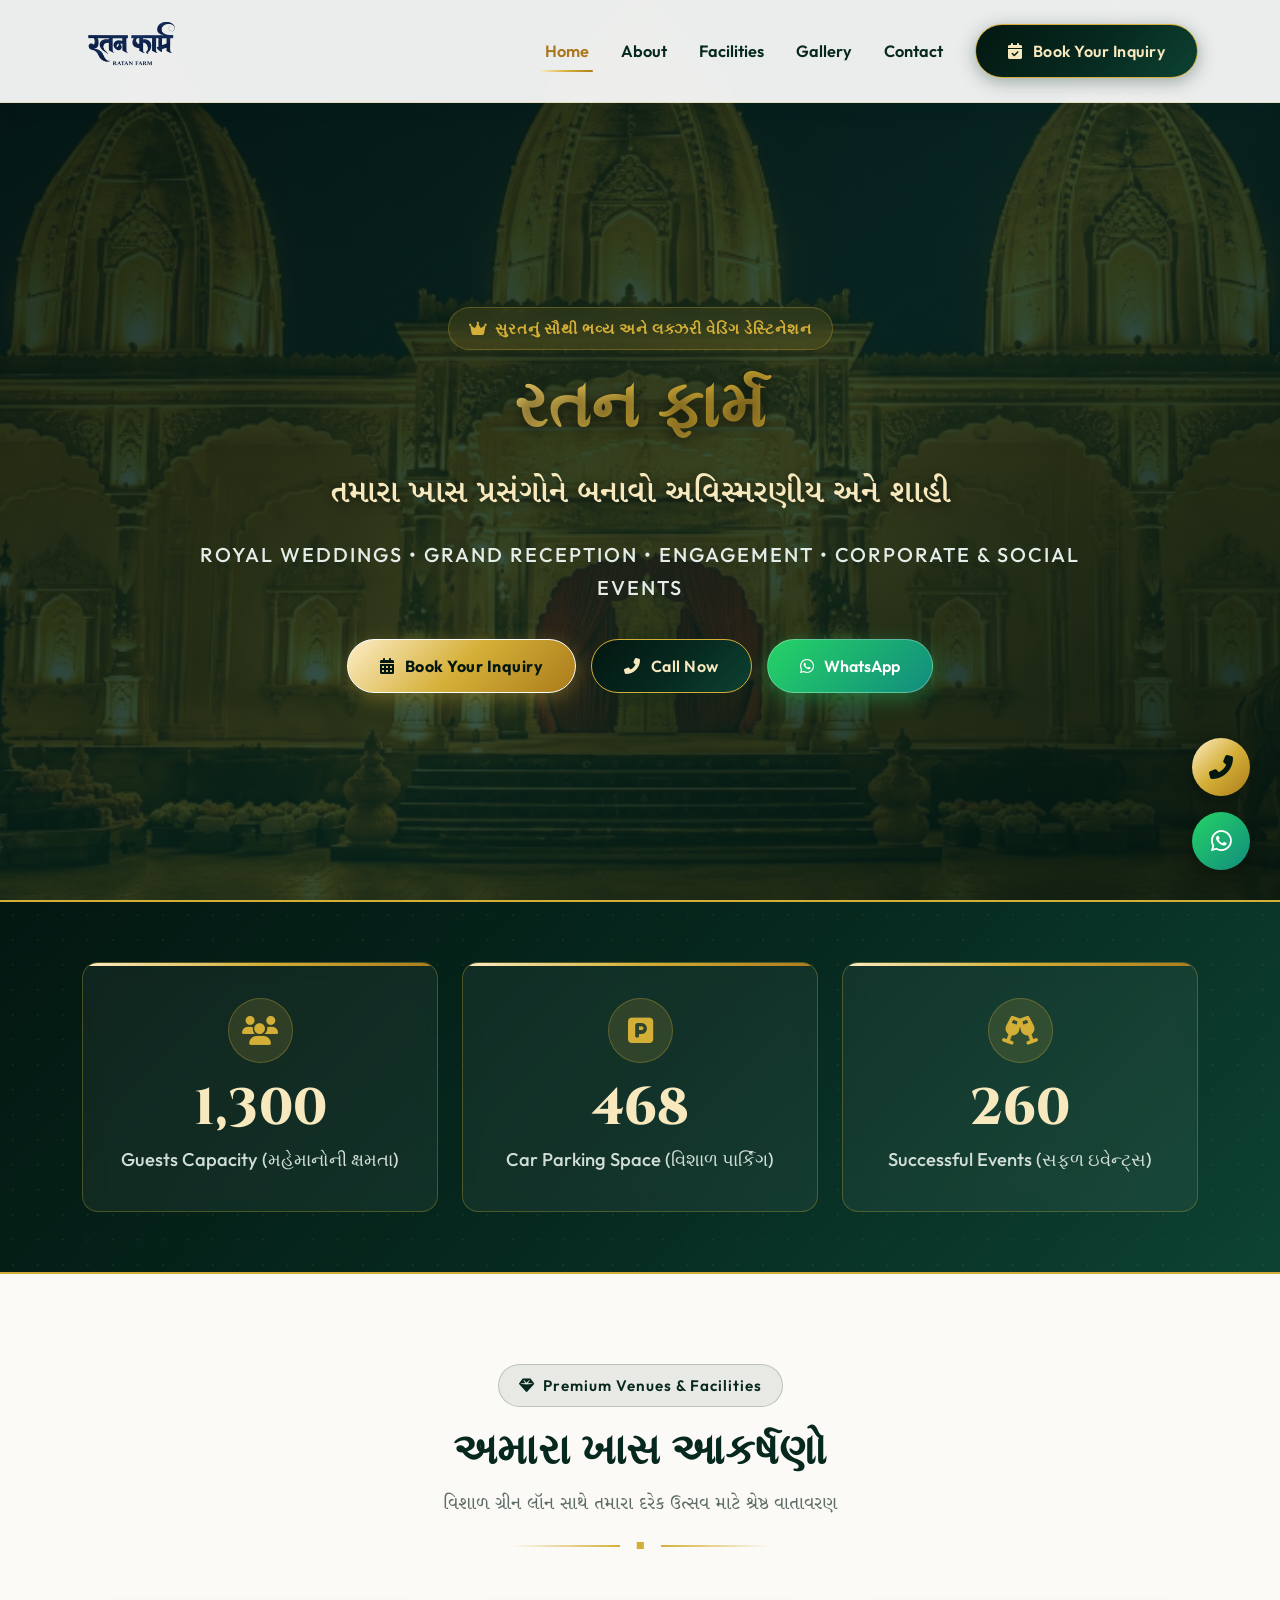
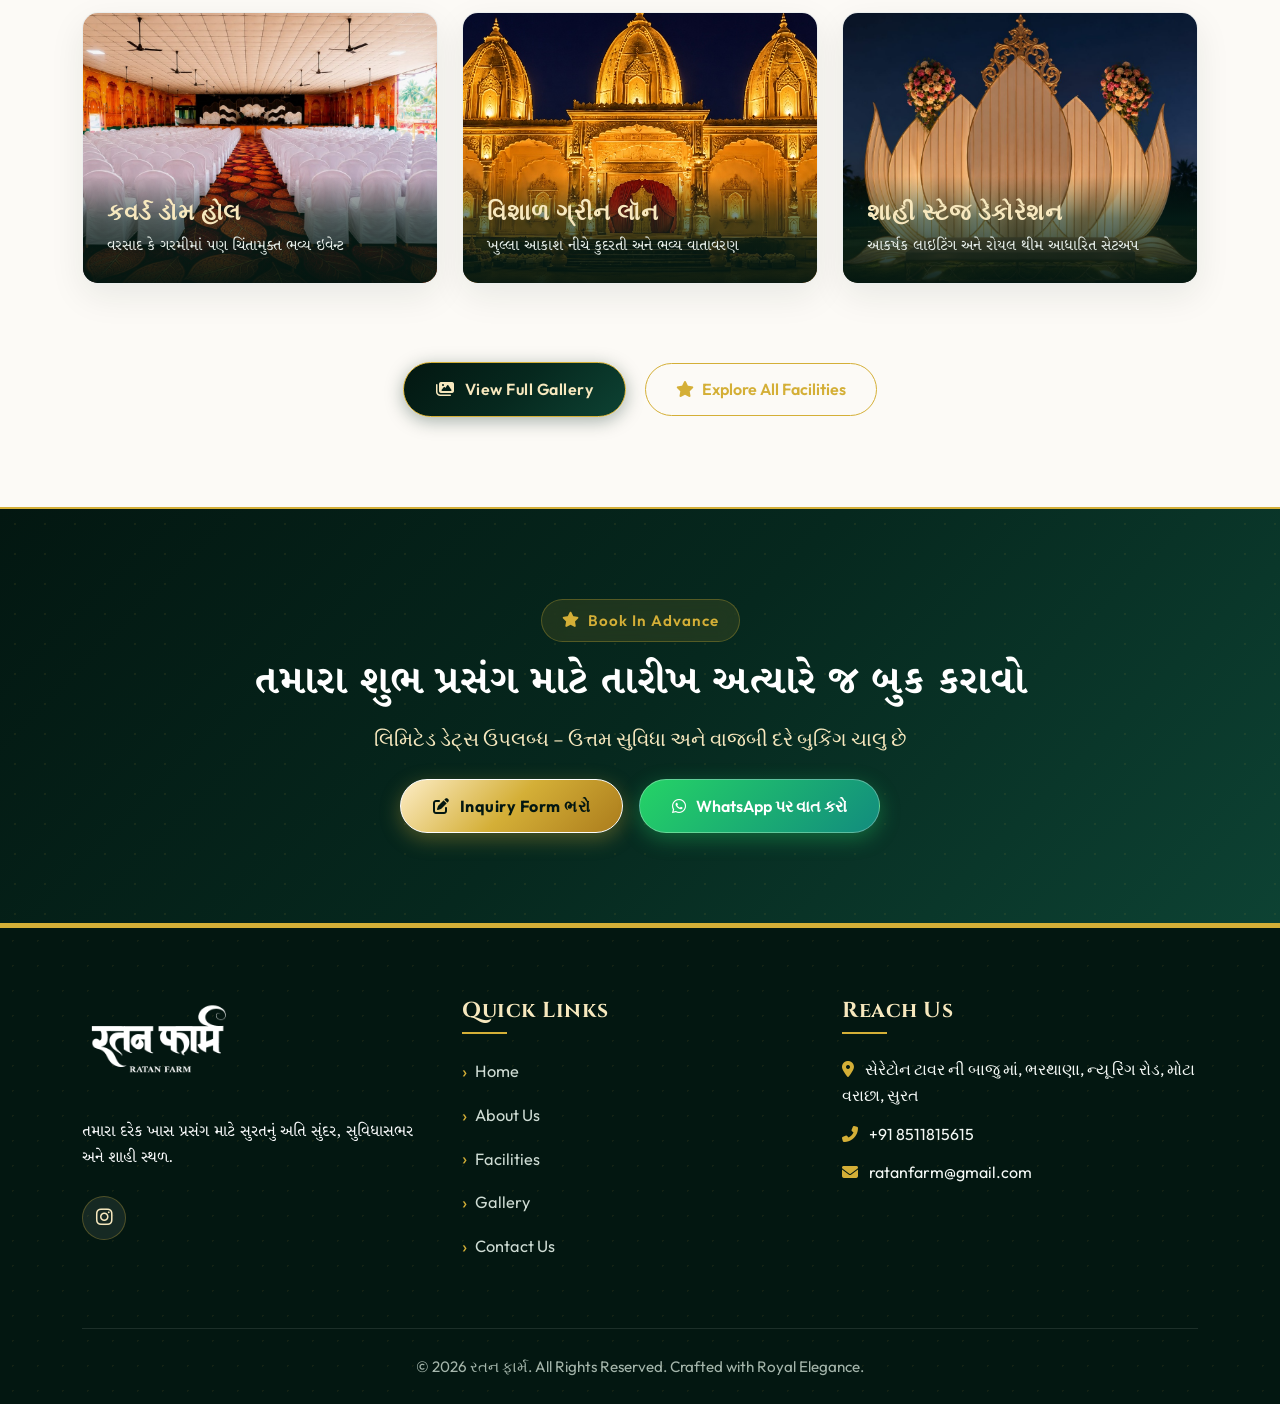
<file: public/index.html>
<!DOCTYPE html>
<html lang="gu">

<head>
    <meta charset="UTF-8">
    <meta name="viewport" content="width=device-width, initial-scale=1.0">
    <title class="config-name">Party Plot</title>
    <meta name="description"
        content="તમારા દરેક ખાસ પ્રસંગ માટે એક સુંદર સ્થળ - Wedding, Reception, Engagement, and Social Events Venue.">
    <meta name="keywords" content="Party Plot, Wedding Venue, Event Venue, Banquet, Marriage Hall">

    <!-- Open Graph Tags -->
    <meta property="og:title" content="Party Plot | Wedding & Event Venue">
    <meta property="og:description" content="Premium venue for your special occasions.">
    <meta property="og:image" content="images/hero.jpg">
    <meta property="og:type" content="website">

    <!-- PWA & Mobile Web App Meta Tags -->
    <link rel="manifest" href="manifest.json">
    <meta name="theme-color" content="#06281e">
    <meta name="apple-mobile-web-app-capable" content="yes">
    <meta name="apple-mobile-web-app-status-bar-style" content="black-translucent">
    <meta name="apple-mobile-web-app-title" content="Ratan Farm">
    <link rel="apple-touch-icon" href="images/apple-touch-icon.png">
    <link rel="icon" type="image/png" href="images/favicon.png">

    <!-- Google Fonts -->
    <link rel="preconnect" href="https://fonts.googleapis.com">
    <link rel="preconnect" href="https://fonts.gstatic.com" crossorigin>
    <link
        href="https://fonts.googleapis.com/css2?family=Cinzel:wght@600;700;800;900&family=Noto+Sans+Gujarati:wght@400;500;600;700&family=Noto+Serif+Gujarati:wght@500;600;700;800&family=Outfit:wght@300;400;500;600;700&family=Playfair+Display:ital,wght@0,600;0,700;0,800;1,600&display=swap"
        rel="stylesheet">

    <!-- AOS Animation CSS -->
    <link href="https://unpkg.com/aos@2.3.1/dist/aos.css" rel="stylesheet">

    <!-- Bootstrap 5 CSS -->
    <link href="https://cdn.jsdelivr.net/npm/bootstrap@5.3.0/dist/css/bootstrap.min.css" rel="stylesheet">

    <!-- Font Awesome -->
    <link rel="stylesheet" href="https://cdnjs.cloudflare.com/ajax/libs/font-awesome/6.4.0/css/all.min.css">

    <!-- Custom CSS -->
    <link rel="stylesheet" href="style.css">
</head>

<body>

    <!-- Header / Navbar -->
    <nav class="navbar navbar-expand-lg fixed-top">
        <div class="container">
            <a class="navbar-brand" href="index.html">
                <img src="images/logo.png" alt="Ratan Farm Logo" class="site-logo">
            </a>
            <button class="navbar-toggler" type="button" data-bs-toggle="collapse" data-bs-target="#navbarNav"
                aria-controls="navbarNav" aria-expanded="false" aria-label="Toggle navigation">
                <span class="navbar-toggler-icon"></span>
            </button>
            <div class="collapse navbar-collapse" id="navbarNav">
                <ul class="navbar-nav ms-auto align-items-center">
                    <li class="nav-item"><a class="nav-link active" href="index.html">Home</a></li>
                    <li class="nav-item"><a class="nav-link" href="about.html">About</a></li>
                    <li class="nav-item"><a class="nav-link" href="facilities.html">Facilities</a></li>
                    <li class="nav-item"><a class="nav-link" href="gallery.html">Gallery</a></li>
                    <li class="nav-item"><a class="nav-link" href="contact.html">Contact</a></li>
                    <li class="nav-item ms-lg-3 mt-3 mt-lg-0 d-flex align-items-center gap-2 flex-wrap">
                        <a href="contact.html#booking" class="btn-primary-custom">
                            <i class="fas fa-calendar-check"></i> Book Your Inquiry
                        </a>
                        <button class="btn btn-outline-warning rounded-pill px-3 py-2 pwa-install-btn" style="display: none; border-color: var(--gold-color); color: var(--primary-color); font-weight: 600; font-size: 0.9rem;" title="Install Ratan Farm App">
                            <i class="fas fa-download me-1"></i> App
                        </button>
                    </li>
                </ul>
            </div>
        </div>
    </nav>

    <!-- Hero Section -->
    <section id="home" class="hero">
        <div class="hero-overlay"></div>
        <div class="container hero-content" data-aos="zoom-in" data-aos-duration="1200">
            <div class="luxury-badge">
                <i class="fas fa-crown"></i>
                <span>સુરતનું સૌથી ભવ્ય અને લક્ઝરી વેડિંગ ડેસ્ટિનેશન</span>
            </div>
            <h1>
                <span class="gold-title config-name">Party Plot</span>
            </h1>
            <p class="subtitle-guj">તમારા ખાસ પ્રસંગોને બનાવો અવિસ્મરણીય અને શાહી</p>
            <p class="events-list">Royal Weddings • Grand Reception • Engagement • Corporate & Social Events</p>
            <div class="hero-btn-group">
                <a href="contact.html#booking" class="btn-gold">
                    <i class="fas fa-calendar-alt"></i> Book Your Inquiry
                </a>
                <a href="#" class="btn-primary-custom config-phone-href">
                    <i class="fas fa-phone-alt"></i> Call Now
                </a>
                <a href="#" class="btn-whatsapp config-whatsapp-href" target="_blank">
                    <i class="fab fa-whatsapp"></i> WhatsApp
                </a>
            </div>
        </div>
    </section>

    <!-- Why Choose Us / Counters -->
    <section class="counters">
        <div class="container">
            <div class="row g-4" data-aos="fade-up">
                <div class="col-md-4">
                    <div class="counter-card">
                        <div class="counter-icon">
                            <i class="fas fa-users"></i>
                        </div>
                        <div class="counter-number stat-capacity" data-target="0">0</div>
                        <div class="counter-text">Guests Capacity (મહેમાનોની ક્ષમતા)</div>
                    </div>
                </div>
                <div class="col-md-4">
                    <div class="counter-card">
                        <div class="counter-icon">
                            <i class="fas fa-parking"></i>
                        </div>
                        <div class="counter-number stat-parking" data-target="0">0</div>
                        <div class="counter-text">Car Parking Space (વિશાળ પાર્કિંગ)</div>
                    </div>
                </div>
                <div class="col-md-4">
                    <div class="counter-card">
                        <div class="counter-icon">
                            <i class="fas fa-glass-cheers"></i>
                        </div>
                        <div class="counter-number stat-events" data-target="0">0</div>
                        <div class="counter-text">Successful Events (સફળ ઇવેન્ટ્સ)</div>
                    </div>
                </div>
            </div>
        </div>
    </section>

    <!-- Featured Venues / Experience Showcase -->
    <section class="section-padding" style="background-color: var(--bg-color);">
        <div class="container">
            <div class="section-title" data-aos="fade-up">
                <div class="luxury-badge luxury-badge-dark">
                    <i class="fas fa-gem"></i> Premium Venues & Facilities
                </div>
                <h2>અમારા ખાસ આકર્ષણો</h2>
                <p class="gujarati-text">વિશાળ ગ્રીન લૉન સાથે તમારા દરેક ઉત્સવ માટે શ્રેષ્ઠ વાતાવરણ</p>
                <div class="divider">
                    <span class="divider-icon">◆</span>
                </div>
            </div>

            <div class="row g-4">
                <div class="col-lg-4 col-md-6" data-aos="fade-up" data-aos-delay="100">
                    <div class="event-card">
                        <div class="event-img-wrapper">
                            <img src="images/dome-hall-1.jpg" alt="Covered AC Dome Banquet Hall" class="event-img">
                        </div>
                        <div class="event-overlay">
                            <h3>કવર્ડ ડોમ હોલ</h3>
                            <p class="gujarati-text">વરસાદ કે ગરમીમાં પણ ચિંતામુક્ત ભવ્ય ઇવેન્ટ</p>
                        </div>
                    </div>
                </div>
                <div class="col-lg-4 col-md-6" data-aos="fade-up" data-aos-delay="200">
                    <div class="event-card">
                        <div class="event-img-wrapper">
                            <img src="images/hero.jpg" alt="Lush Green Open Lawn" class="event-img">
                        </div>
                        <div class="event-overlay">
                            <h3>વિશાળ ગ્રીન લૉન</h3>
                            <p class="gujarati-text">ખુલ્લા આકાશ નીચે કુદરતી અને ભવ્ય વાતાવરણ</p>
                        </div>
                    </div>
                </div>
                <div class="col-lg-4 col-md-6" data-aos="fade-up" data-aos-delay="300">
                    <div class="event-card">
                        <div class="event-img-wrapper">
                            <img src="images/stage.jpg" alt="Royal Wedding Stage Setup" class="event-img">
                        </div>
                        <div class="event-overlay">
                            <h3>શાહી સ્ટેજ ડેકોરેશન</h3>
                            <p class="gujarati-text">આકર્ષક લાઇટિંગ અને રોયલ થીમ આધારિત સેટઅપ</p>
                        </div>
                    </div>
                </div>
            </div>

            <div class="text-center mt-5" data-aos="fade-up">
                <a href="gallery.html" class="btn-primary-custom me-sm-3 mb-2 mb-sm-0">
                    <i class="fas fa-images"></i> View Full Gallery
                </a>
                <a href="facilities.html" class="btn-outline-gold">
                    <i class="fas fa-star"></i> Explore All Facilities
                </a>
            </div>
        </div>
    </section>

    <!-- Call To Action Booking Strip -->
    <section class="booking-section section-padding">
        <div class="container position-relative z-1 text-center" data-aos="zoom-in">
            <div class="luxury-badge mb-3">
                <i class="fas fa-star"></i> Book In Advance
            </div>
            <h2 class="display-6 fw-bold text-white mb-3 gujarati-text">તમારા શુભ પ્રસંગ માટે તારીખ અત્યારે જ બુક કરાવો</h2>
            <p class="lead text-warning mb-4" style="color: var(--gold-light) !important;">લિમિટેડ ડેટ્સ ઉપલબ્ધ – ઉત્તમ સુવિધા અને વાજબી દરે બુકિંગ ચાલુ છે</p>
            <div class="d-flex justify-content-center gap-3 flex-wrap">
                <a href="contact.html#booking" class="btn-gold">
                    <i class="fas fa-edit"></i> Inquiry Form ભરો
                </a>
                <a href="#" class="btn-whatsapp config-whatsapp-href" target="_blank">
                    <i class="fab fa-whatsapp"></i> WhatsApp પર વાત કરો
                </a>
            </div>
        </div>
    </section>

    <!-- Footer -->
    <footer class="footer">
        <div class="container">
            <div class="row g-4">
                <div class="col-lg-4 mb-4 mb-lg-0">
                    <img src="images/logo.png" alt="Ratan Farm Logo" class="site-logo mb-3 footer-logo">
                    <p class="gujarati-text mb-4 text-light">તમારા દરેક ખાસ પ્રસંગ માટે સુરતનું અતિ સુંદર, સુવિધાસભર અને શાહી સ્થળ.</p>
                    <div class="social-icons">
                        <a href="https://www.instagram.com/ratan_farm_?igsi=MWl4dmRtbTkzMWU4bw=="
                            class="config-instagram" target="_blank" aria-label="Instagram">
                            <i class="fab fa-instagram"></i>
                        </a>
                    </div>
                </div>
                <div class="col-lg-4 mb-4 mb-lg-0">
                    <h4>Quick Links</h4>
                    <ul class="footer-links">
                        <li><a href="index.html">Home</a></li>
                        <li><a href="about.html">About Us</a></li>
                        <li><a href="facilities.html">Facilities</a></li>
                        <li><a href="gallery.html">Gallery</a></li>
                        <li><a href="contact.html">Contact Us</a></li>
                    </ul>
                </div>
                <div class="col-lg-4">
                    <h4>Reach Us</h4>
                    <ul class="footer-links">
                        <li>
                            <i class="fas fa-map-marker-alt me-2" style="color: var(--gold-color);"></i>
                            <span class="config-address">Address</span>
                        </li>
                        <li>
                            <i class="fas fa-phone-alt me-2" style="color: var(--gold-color);"></i>
                            <span class="config-phone">Phone</span>
                        </li>
                        <li>
                            <i class="fas fa-envelope me-2" style="color: var(--gold-color);"></i>
                            <span class="config-email">Email</span>
                        </li>
                    </ul>
                </div>
            </div>
            <div class="footer-bottom">
                <p class="mb-0">© 2026 <span class="config-name">Ratan Farm</span>. All Rights Reserved. Crafted with Royal Elegance.</p>
            </div>
        </div>
    </footer>

    <!-- Floating Buttons -->
    <div class="floating-btns">
        <a href="#" class="float-btn float-call config-phone-href" aria-label="Call Now">
            <i class="fas fa-phone-alt"></i>
        </a>
        <a href="#" class="float-btn float-whatsapp config-whatsapp-href" target="_blank" aria-label="WhatsApp Us">
            <i class="fab fa-whatsapp"></i>
        </a>
    </div>

    <!-- Scripts -->
    <script src="https://cdn.jsdelivr.net/npm/bootstrap@5.3.0/dist/js/bootstrap.bundle.min.js"></script>
    <script src="https://unpkg.com/aos@2.3.1/dist/aos.js"></script>
    <script src="script.js"></script>
</body>

</html>
</file>
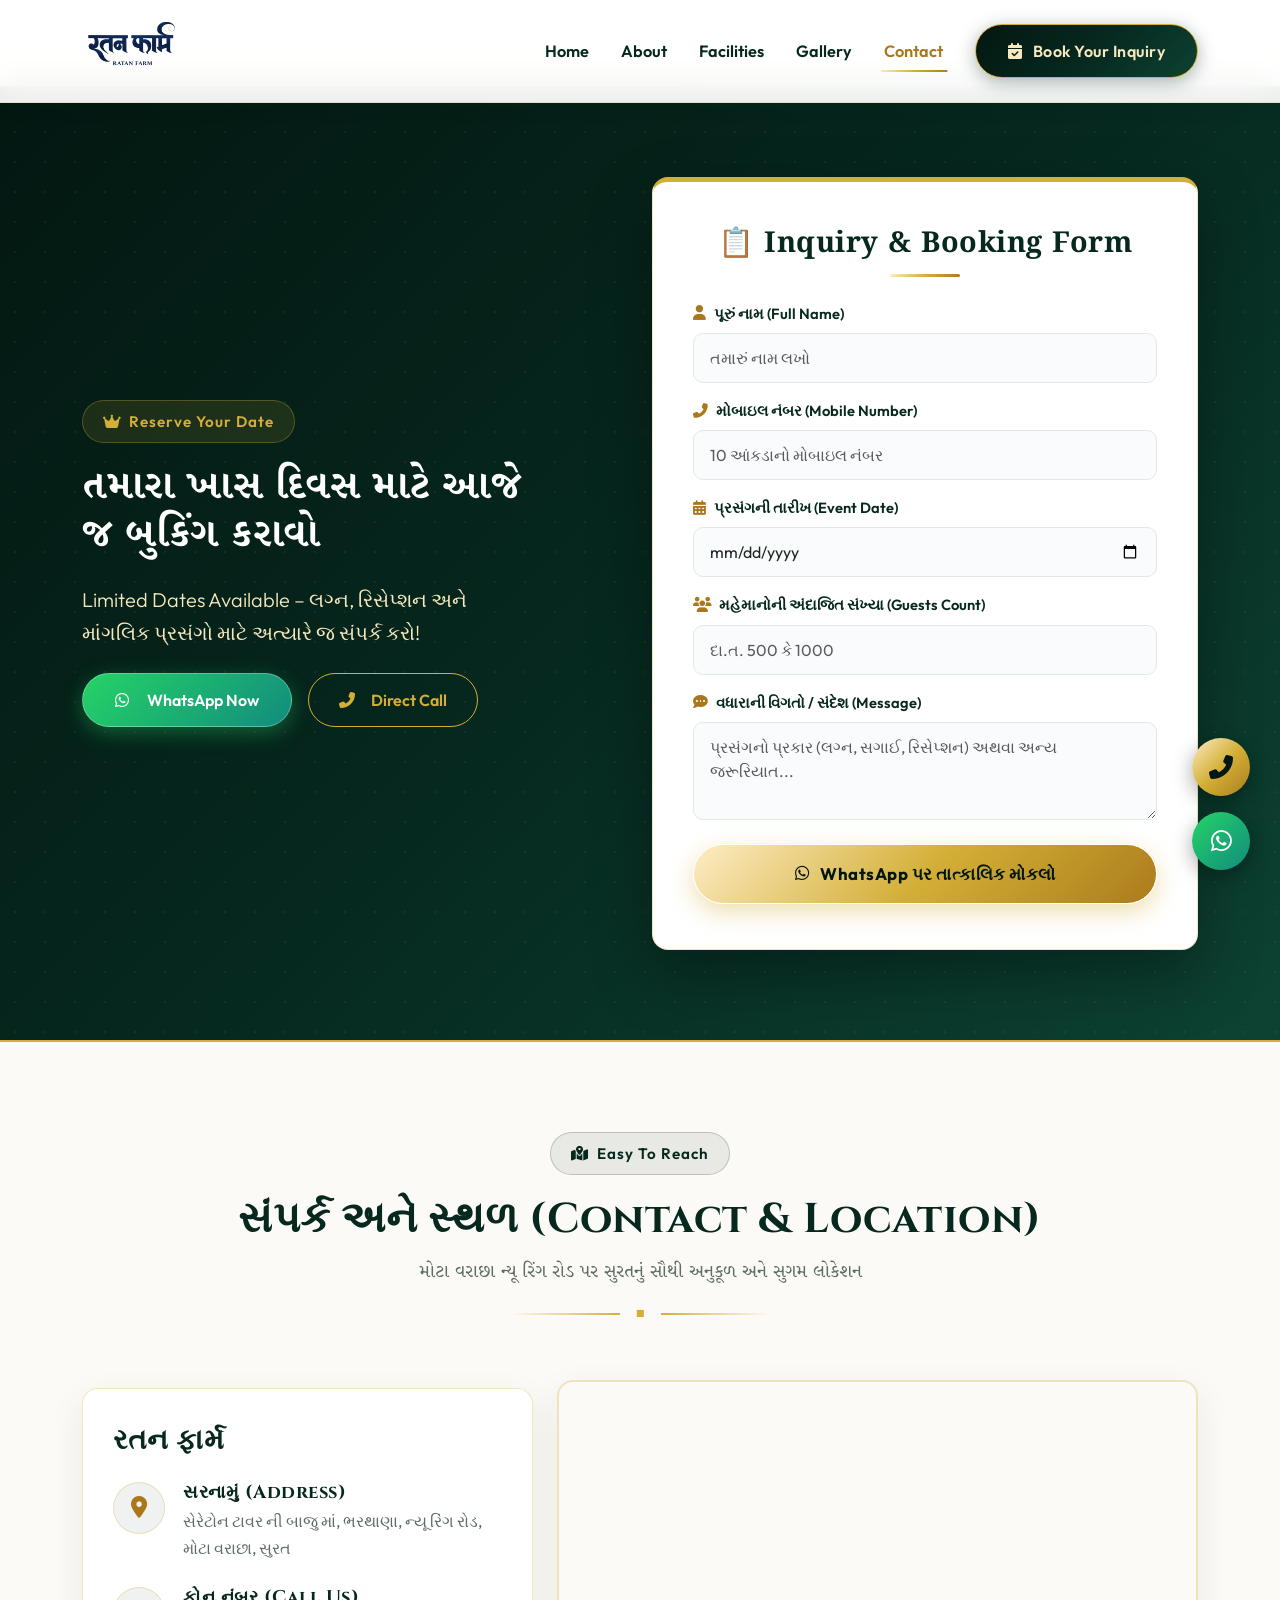
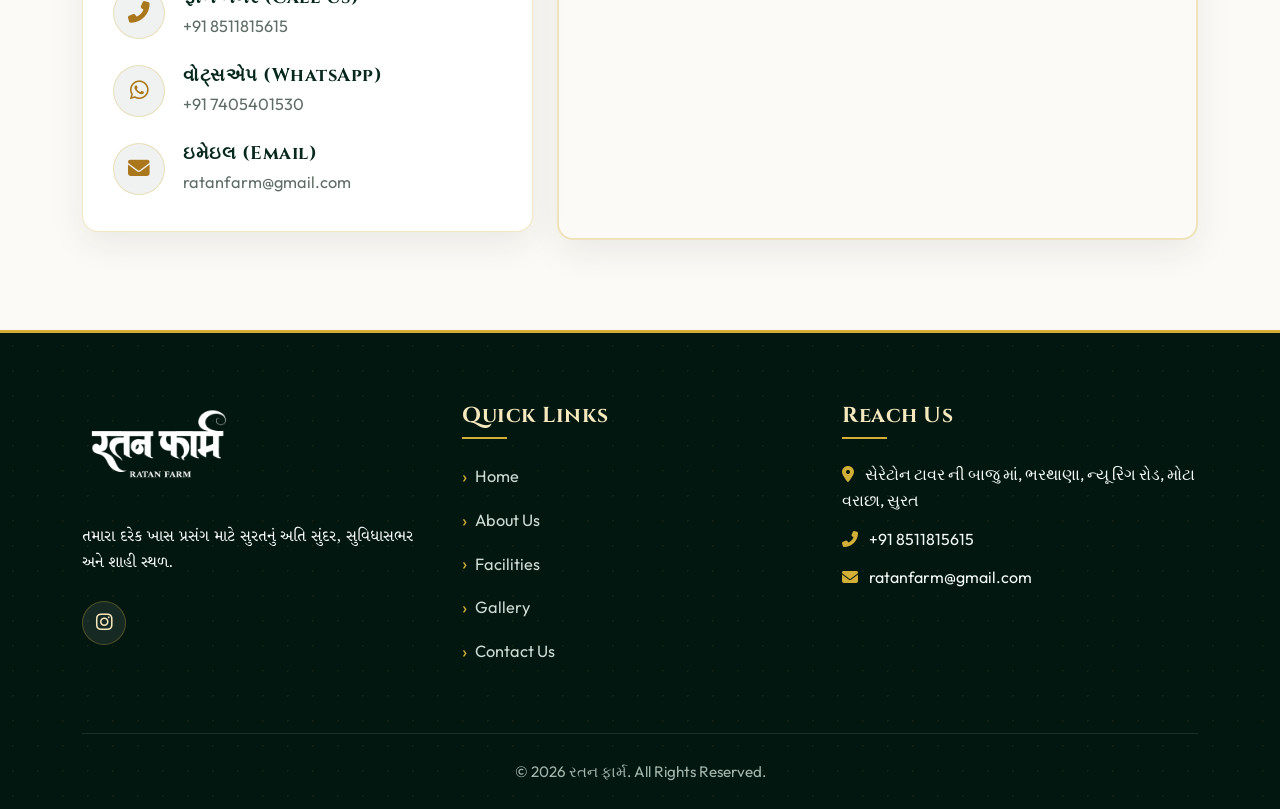
<file: public/contact.html>
<!DOCTYPE html>
<html lang="gu">

<head>
    <meta charset="UTF-8">
    <meta name="viewport" content="width=device-width, initial-scale=1.0">
    <title class="config-name">Party Plot - Contact & Booking</title>
    <meta name="description"
        content="રતન ફાર્મ સુરત - બુકિંગ ઇન્ક્વાયરી, લોકેશન મેપ અને સંપર્ક નંબર. તમારા લગ્ન કે ઇવેન્ટ માટે આજે જ સંપર્ક કરો.">
    <meta name="keywords" content="Party Plot Booking, Wedding Venue Contact, Surat Party Plot Phone, Ratan Farm Location">

    <!-- Open Graph Tags -->
    <meta property="og:title" content="Contact & Inquiry | Ratan Farm Party Plot">
    <meta property="og:description" content="Get in touch for venue visits, date availability, and event bookings.">
    <meta property="og:image" content="images/hero.jpg">
    <meta property="og:type" content="website">

    <!-- PWA & Mobile Web App Meta Tags -->
    <link rel="manifest" href="manifest.json">
    <meta name="theme-color" content="#06281e">
    <meta name="apple-mobile-web-app-capable" content="yes">
    <meta name="apple-mobile-web-app-status-bar-style" content="black-translucent">
    <meta name="apple-mobile-web-app-title" content="Ratan Farm">
    <link rel="apple-touch-icon" href="images/apple-touch-icon.png">
    <link rel="icon" type="image/png" href="images/favicon.png">

    <!-- Google Fonts -->
    <link rel="preconnect" href="https://fonts.googleapis.com">
    <link rel="preconnect" href="https://fonts.gstatic.com" crossorigin>
    <link
        href="https://fonts.googleapis.com/css2?family=Cinzel:wght@600;700;800;900&family=Noto+Sans+Gujarati:wght@400;500;600;700&family=Noto+Serif+Gujarati:wght@500;600;700;800&family=Outfit:wght@300;400;500;600;700&family=Playfair+Display:ital,wght@0,600;0,700;0,800;1,600&display=swap"
        rel="stylesheet">

    <!-- AOS Animation CSS -->
    <link href="https://unpkg.com/aos@2.3.1/dist/aos.css" rel="stylesheet">

    <!-- Bootstrap 5 CSS -->
    <link href="https://cdn.jsdelivr.net/npm/bootstrap@5.3.0/dist/css/bootstrap.min.css" rel="stylesheet">

    <!-- Font Awesome -->
    <link rel="stylesheet" href="https://cdnjs.cloudflare.com/ajax/libs/font-awesome/6.4.0/css/all.min.css">

    <!-- Custom CSS -->
    <link rel="stylesheet" href="style.css">
</head>

<body>

    <!-- Header / Navbar -->
    <nav class="navbar navbar-expand-lg fixed-top">
        <div class="container">
            <a class="navbar-brand" href="index.html">
                <img src="images/logo.png" alt="Ratan Farm Logo" class="site-logo">
            </a>
            <button class="navbar-toggler" type="button" data-bs-toggle="collapse" data-bs-target="#navbarNav"
                aria-controls="navbarNav" aria-expanded="false" aria-label="Toggle navigation">
                <span class="navbar-toggler-icon"></span>
            </button>
            <div class="collapse navbar-collapse" id="navbarNav">
                <ul class="navbar-nav ms-auto align-items-center">
                    <li class="nav-item"><a class="nav-link" href="index.html">Home</a></li>
                    <li class="nav-item"><a class="nav-link" href="about.html">About</a></li>
                    <li class="nav-item"><a class="nav-link" href="facilities.html">Facilities</a></li>
                    <li class="nav-item"><a class="nav-link" href="gallery.html">Gallery</a></li>
                    <li class="nav-item"><a class="nav-link active" href="contact.html">Contact</a></li>
                    <li class="nav-item ms-lg-3 mt-3 mt-lg-0 d-flex align-items-center gap-2 flex-wrap">
                        <a href="contact.html#booking" class="btn-primary-custom">
                            <i class="fas fa-calendar-check"></i> Book Your Inquiry
                        </a>
                        <button class="btn btn-outline-warning rounded-pill px-3 py-2 pwa-install-btn" style="display: none; border-color: var(--gold-color); color: var(--primary-color); font-weight: 600; font-size: 0.9rem;" title="Install Ratan Farm App">
                            <i class="fas fa-download me-1"></i> App
                        </button>
                    </li>
                </ul>
            </div>
        </div>
    </nav>

    <div style="padding-top: 85px;"></div>

    <!-- Booking CTA & Form Section -->
    <section id="booking" class="section-padding booking-section">
        <div class="container position-relative z-1">
            <div class="row align-items-center">
                <div class="col-lg-5 mb-5 mb-lg-0 text-center text-lg-start" data-aos="fade-right">
                    <div class="luxury-badge">
                        <i class="fas fa-crown"></i> Reserve Your Date
                    </div>
                    <h2 class="display-6 fw-bold mb-4 gujarati-text text-white">
                        તમારા ખાસ દિવસ માટે આજે જ બુકિંગ કરાવો
                    </h2>
                    <p class="lead mb-4" style="color: var(--gold-light);">
                        Limited Dates Available – લગ્ન, રિસેપ્શન અને માંગલિક પ્રસંગો માટે અત્યારે જ સંપર્ક કરો!
                    </p>
                    <div class="d-flex flex-column flex-sm-row gap-3 justify-content-center justify-content-lg-start">
                        <a href="#" class="btn-whatsapp config-whatsapp-href text-center" target="_blank">
                            <i class="fab fa-whatsapp me-2"></i> WhatsApp Now
                        </a>
                        <a href="#" class="btn-outline-gold text-center config-phone-href">
                            <i class="fas fa-phone-alt me-2"></i> Direct Call
                        </a>
                    </div>
                </div>

                <div class="col-lg-6 offset-lg-1" data-aos="fade-left">
                    <div class="booking-card">
                        <h3 class="gujarati-text">📋 Inquiry & Booking Form</h3>
                        <form id="bookingForm">
                            <div class="mb-3">
                                <label for="name" class="form-label">
                                    <i class="fas fa-user"></i> પૂરું નામ (Full Name)
                                </label>
                                <input type="text" class="form-control" id="name" placeholder="તમારું નામ લખો" required>
                            </div>
                            <div class="mb-3">
                                <label for="phone" class="form-label">
                                    <i class="fas fa-phone-alt"></i> મોબાઇલ નંબર (Mobile Number)
                                </label>
                                <input type="tel" class="form-control" id="phone" placeholder="10 આંકડાનો મોબાઇલ નંબર" required>
                            </div>
                            <div class="mb-3">
                                <label for="eventDate" class="form-label">
                                    <i class="fas fa-calendar-alt"></i> પ્રસંગની તારીખ (Event Date)
                                </label>
                                <input type="date" class="form-control" id="eventDate" required>
                            </div>
                            <div class="mb-3">
                                <label for="guests" class="form-label">
                                    <i class="fas fa-users"></i> મહેમાનોની અંદાજિત સંખ્યા (Guests Count)
                                </label>
                                <input type="number" class="form-control" id="guests" placeholder="દા.ત. 500 કે 1000" required>
                            </div>
                            <div class="mb-4">
                                <label for="message" class="form-label">
                                    <i class="fas fa-comment-dots"></i> વધારાની વિગતો / સંદેશ (Message)
                                </label>
                                <textarea class="form-control" id="message" rows="3"
                                    placeholder="પ્રસંગનો પ્રકાર (લગ્ન, સગાઈ, રિસેપ્શન) અથવા અન્ય જરૂરિયાત..."></textarea>
                            </div>
                            <button type="submit" class="btn-submit">
                                <i class="fab fa-whatsapp"></i> WhatsApp પર તાત્કાલિક મોકલો
                            </button>
                        </form>
                    </div>
                </div>
            </div>
        </div>
    </section>

    <!-- Location & Contact Details Section -->
    <section id="contact" class="section-padding" style="background-color: var(--bg-color);">
        <div class="container">
            <div class="section-title" data-aos="fade-up">
                <div class="luxury-badge luxury-badge-dark">
                    <i class="fas fa-map-marked-alt"></i> Easy To Reach
                </div>
                <h2>સંપર્ક અને સ્થળ (Contact & Location)</h2>
                <p class="gujarati-text">મોટા વરાછા ન્યૂ રિંગ રોડ પર સુરતનું સૌથી અનુકૂળ અને સુગમ લોકેશન</p>
                <div class="divider">
                    <span class="divider-icon">◆</span>
                </div>
            </div>

            <div class="row g-4 align-items-center">
                <div class="col-lg-5" data-aos="fade-right">
                    <div class="contact-card">
                        <h3 class="config-name mb-4" style="color: var(--primary-color);">રતન ફાર્મ</h3>

                        <div class="contact-item">
                            <div class="contact-icon"><i class="fas fa-map-marker-alt"></i></div>
                            <div class="contact-info">
                                <h4>સરનામું (Address)</h4>
                                <p class="config-address">સેરેટોન ટાવર ની બાજુ માં, ભરથાણા, ન્યૂ રિંગ રોડ, મોટા વરાછા, સુરત</p>
                            </div>
                        </div>

                        <div class="contact-item">
                            <div class="contact-icon"><i class="fas fa-phone-alt"></i></div>
                            <div class="contact-info">
                                <h4>ફોન નંબર (Call Us)</h4>
                                <p><a href="#" class="config-phone-href config-phone">+91 8511815615</a></p>
                            </div>
                        </div>

                        <div class="contact-item">
                            <div class="contact-icon"><i class="fab fa-whatsapp"></i></div>
                            <div class="contact-info">
                                <h4>વોટ્સએપ (WhatsApp)</h4>
                                <p><a href="#" class="config-whatsapp-href config-whatsapp" target="_blank">+91 7405401530</a></p>
                            </div>
                        </div>

                        <div class="contact-item">
                            <div class="contact-icon"><i class="fas fa-envelope"></i></div>
                            <div class="contact-info">
                                <h4>ઇમેઇલ (Email)</h4>
                                <p><a href="#" class="config-email-href config-email">ratanfarm@gmail.com</a></p>
                            </div>
                        </div>
                    </div>
                </div>

                <div class="col-lg-7" data-aos="fade-left">
                    <div class="map-container">
                        <iframe class="config-map" src="" width="100%" height="100%" style="border:0;"
                            allowfullscreen="" loading="lazy" referrerpolicy="no-referrer-when-downgrade" title="Ratan Farm Location Map"></iframe>
                    </div>
                </div>
            </div>
        </div>
    </section>

    <!-- Footer -->
    <footer class="footer">
        <div class="container">
            <div class="row g-4">
                <div class="col-lg-4 mb-4 mb-lg-0">
                    <img src="images/logo.png" alt="Ratan Farm Logo" class="site-logo mb-3 footer-logo">
                    <p class="gujarati-text mb-4 text-light">તમારા દરેક ખાસ પ્રસંગ માટે સુરતનું અતિ સુંદર, સુવિધાસભર અને શાહી સ્થળ.</p>
                    <div class="social-icons">
                        <a href="https://www.instagram.com/ratan_farm_?igsi=MWl4dmRtbTkzMWU4bw=="
                            class="config-instagram" target="_blank" aria-label="Instagram">
                            <i class="fab fa-instagram"></i>
                        </a>
                    </div>
                </div>
                <div class="col-lg-4 mb-4 mb-lg-0">
                    <h4>Quick Links</h4>
                    <ul class="footer-links">
                        <li><a href="index.html">Home</a></li>
                        <li><a href="about.html">About Us</a></li>
                        <li><a href="facilities.html">Facilities</a></li>
                        <li><a href="gallery.html">Gallery</a></li>
                        <li><a href="contact.html">Contact Us</a></li>
                    </ul>
                </div>
                <div class="col-lg-4">
                    <h4>Reach Us</h4>
                    <ul class="footer-links">
                        <li>
                            <i class="fas fa-map-marker-alt me-2" style="color: var(--gold-color);"></i>
                            <span class="config-address">Address</span>
                        </li>
                        <li>
                            <i class="fas fa-phone-alt me-2" style="color: var(--gold-color);"></i>
                            <span class="config-phone">Phone</span>
                        </li>
                        <li>
                            <i class="fas fa-envelope me-2" style="color: var(--gold-color);"></i>
                            <span class="config-email">Email</span>
                        </li>
                    </ul>
                </div>
            </div>
            <div class="footer-bottom">
                <p class="mb-0">© 2026 <span class="config-name">Ratan Farm</span>. All Rights Reserved.</p>
            </div>
        </div>
    </footer>

    <!-- Floating Buttons -->
    <div class="floating-btns">
        <a href="#" class="float-btn float-call config-phone-href" aria-label="Call Now">
            <i class="fas fa-phone-alt"></i>
        </a>
        <a href="#" class="float-btn float-whatsapp config-whatsapp-href" target="_blank" aria-label="WhatsApp Us">
            <i class="fab fa-whatsapp"></i>
        </a>
    </div>

    <!-- Scripts -->
    <script src="https://cdn.jsdelivr.net/npm/bootstrap@5.3.0/dist/js/bootstrap.bundle.min.js"></script>
    <script src="https://unpkg.com/aos@2.3.1/dist/aos.js"></script>
    <script src="script.js"></script>
</body>

</html>
</file>
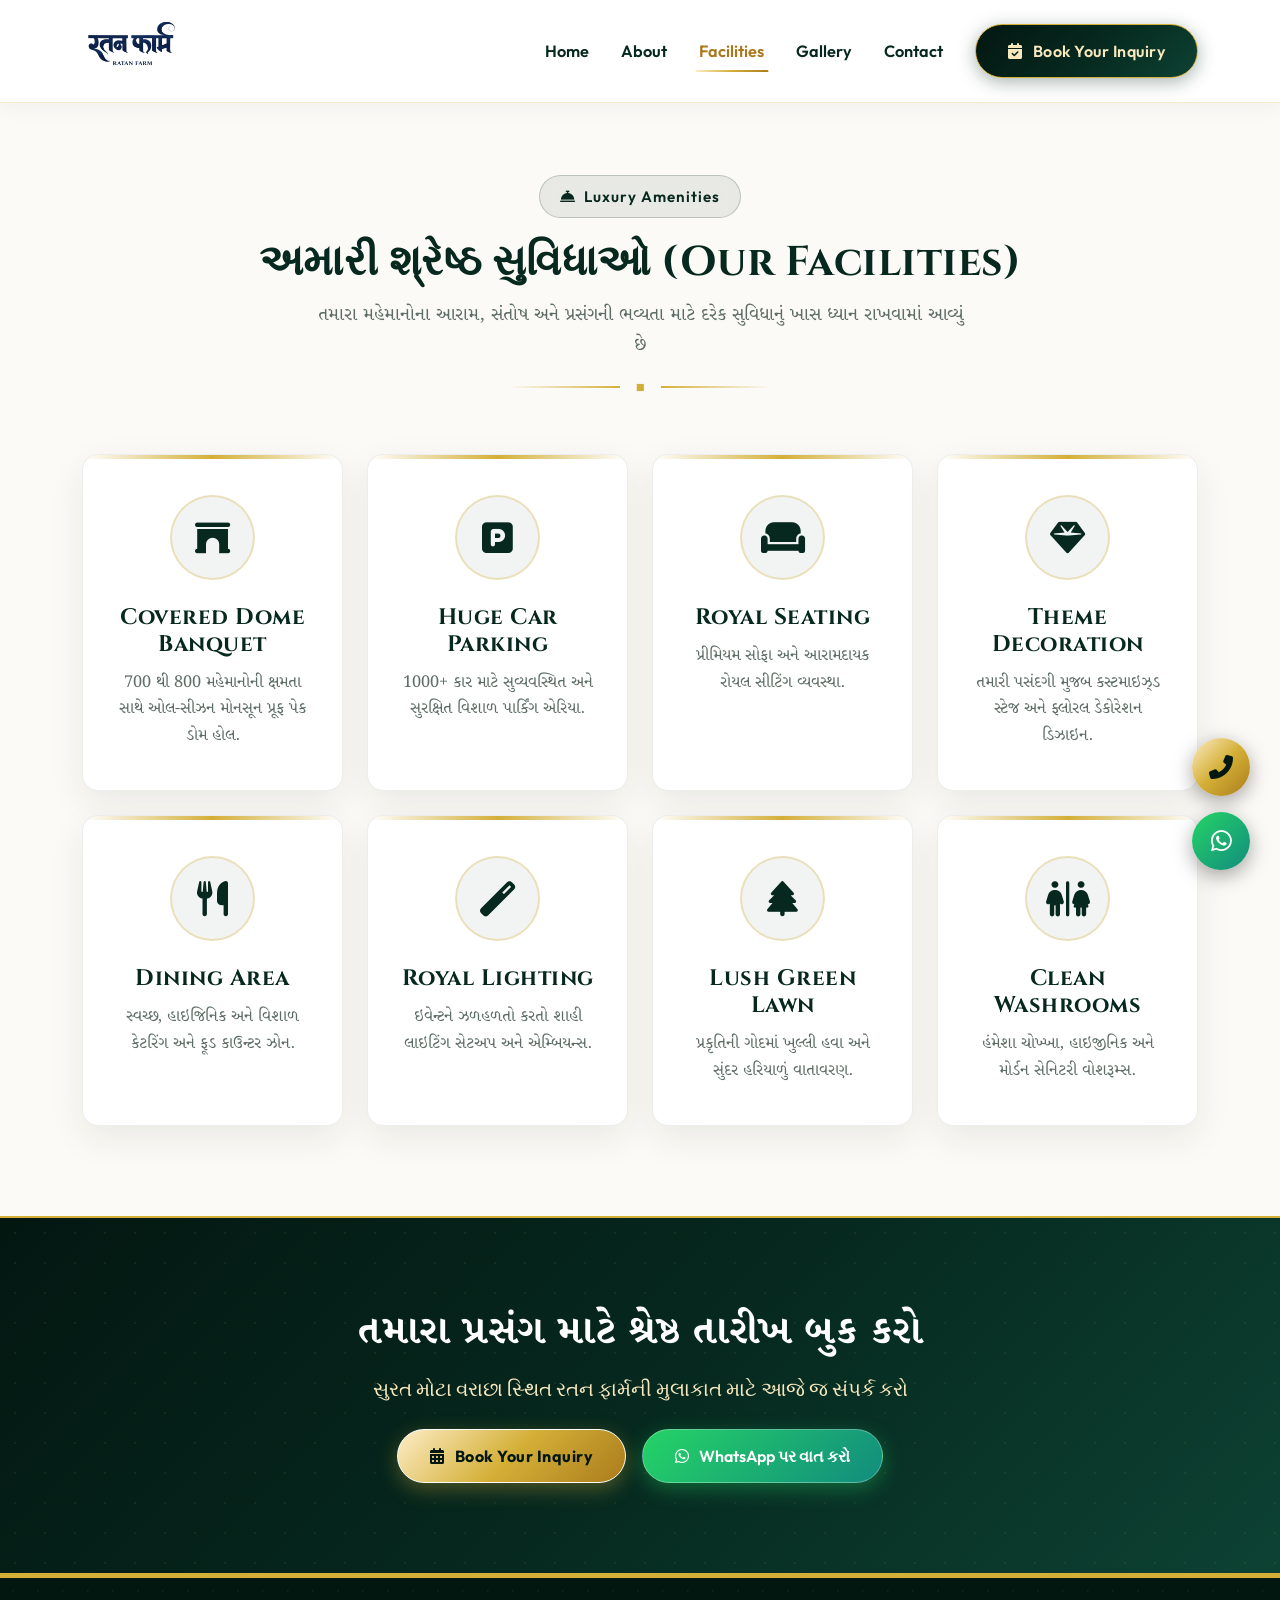
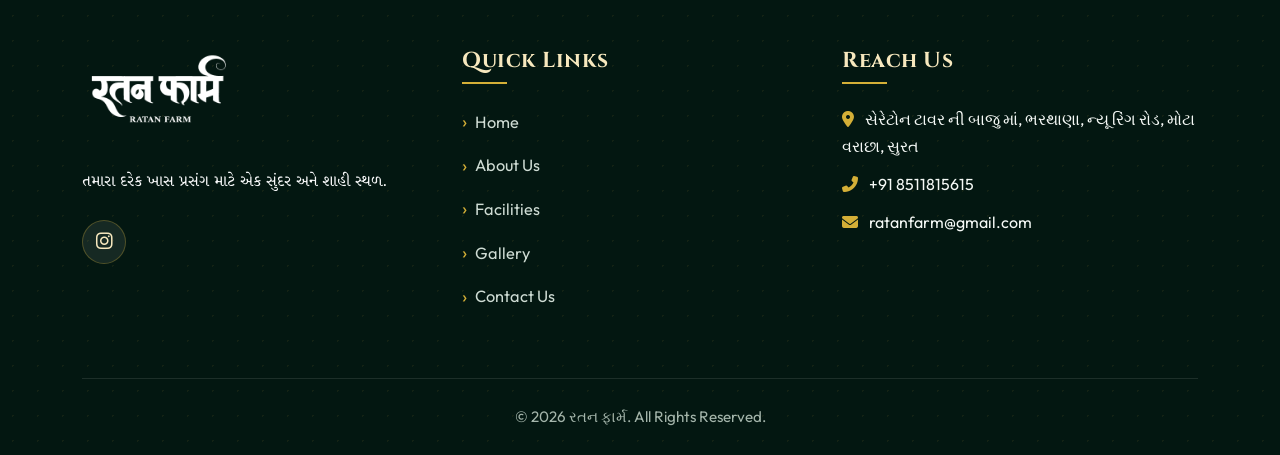
<file: public/facilities.html>
<!DOCTYPE html>
<html lang="gu">

<head>
    <meta charset="UTF-8">
    <meta name="viewport" content="width=device-width, initial-scale=1.0">
    <title class="config-name">Party Plot - World-Class Facilities</title>
    <meta name="description"
        content="રતન ફાર્મ ની શાહી સુવિધાઓ - Covered AC Dome Banquet Hall, Huge Parking, Luxury Seating, Stage Decor, Dining & Lush Lawns.">
    <meta name="keywords" content="Party Plot Facilities, Wedding Hall Surat, Covered Banquet, AC Dome Hall, Marriage Lawn">

    <!-- Open Graph Tags -->
    <meta property="og:title" content="Facilities | Ratan Farm Party Plot">
    <meta property="og:description" content="Explore the premium amenities and royal facilities offered at Ratan Farm.">
    <meta property="og:image" content="images/hero.jpg">
    <meta property="og:type" content="website">

    <!-- PWA & Mobile Web App Meta Tags -->
    <link rel="manifest" href="manifest.json">
    <meta name="theme-color" content="#06281e">
    <meta name="apple-mobile-web-app-capable" content="yes">
    <meta name="apple-mobile-web-app-status-bar-style" content="black-translucent">
    <meta name="apple-mobile-web-app-title" content="Ratan Farm">
    <link rel="apple-touch-icon" href="images/apple-touch-icon.png">
    <link rel="icon" type="image/png" href="images/favicon.png">

    <!-- Google Fonts -->
    <link rel="preconnect" href="https://fonts.googleapis.com">
    <link rel="preconnect" href="https://fonts.gstatic.com" crossorigin>
    <link
        href="https://fonts.googleapis.com/css2?family=Cinzel:wght@600;700;800;900&family=Noto+Sans+Gujarati:wght@400;500;600;700&family=Noto+Serif+Gujarati:wght@500;600;700;800&family=Outfit:wght@300;400;500;600;700&family=Playfair+Display:ital,wght@0,600;0,700;0,800;1,600&display=swap"
        rel="stylesheet">

    <!-- AOS Animation CSS -->
    <link href="https://unpkg.com/aos@2.3.1/dist/aos.css" rel="stylesheet">

    <!-- Bootstrap 5 CSS -->
    <link href="https://cdn.jsdelivr.net/npm/bootstrap@5.3.0/dist/css/bootstrap.min.css" rel="stylesheet">

    <!-- Font Awesome -->
    <link rel="stylesheet" href="https://cdnjs.cloudflare.com/ajax/libs/font-awesome/6.4.0/css/all.min.css">

    <!-- Custom CSS -->
    <link rel="stylesheet" href="style.css">
</head>

<body>

    <!-- Header / Navbar -->
    <nav class="navbar navbar-expand-lg fixed-top">
        <div class="container">
            <a class="navbar-brand" href="index.html">
                <img src="images/logo.png" alt="Ratan Farm Logo" class="site-logo">
            </a>
            <button class="navbar-toggler" type="button" data-bs-toggle="collapse" data-bs-target="#navbarNav"
                aria-controls="navbarNav" aria-expanded="false" aria-label="Toggle navigation">
                <span class="navbar-toggler-icon"></span>
            </button>
            <div class="collapse navbar-collapse" id="navbarNav">
                <ul class="navbar-nav ms-auto align-items-center">
                    <li class="nav-item"><a class="nav-link" href="index.html">Home</a></li>
                    <li class="nav-item"><a class="nav-link" href="about.html">About</a></li>
                    <li class="nav-item"><a class="nav-link active" href="facilities.html">Facilities</a></li>
                    <li class="nav-item"><a class="nav-link" href="gallery.html">Gallery</a></li>
                    <li class="nav-item"><a class="nav-link" href="contact.html">Contact</a></li>
                    <li class="nav-item ms-lg-3 mt-3 mt-lg-0 d-flex align-items-center gap-2 flex-wrap">
                        <a href="contact.html#booking" class="btn-primary-custom">
                            <i class="fas fa-calendar-check"></i> Book Your Inquiry
                        </a>
                        <button class="btn btn-outline-warning rounded-pill px-3 py-2 pwa-install-btn" style="display: none; border-color: var(--gold-color); color: var(--primary-color); font-weight: 600; font-size: 0.9rem;" title="Install Ratan Farm App">
                            <i class="fas fa-download me-1"></i> App
                        </button>
                    </li>
                </ul>
            </div>
        </div>
    </nav>

    <div style="padding-top: 85px;"></div>

    <!-- Facilities Section -->
    <section id="facilities" class="section-padding" style="background-color: var(--bg-color);">
        <div class="container">
            <div class="section-title" data-aos="fade-up">
                <div class="luxury-badge luxury-badge-dark">
                    <i class="fas fa-concierge-bell"></i> Luxury Amenities
                </div>
                <h2>અમારી શ્રેષ્ઠ સુવિધાઓ (Our Facilities)</h2>
                <p class="gujarati-text">તમારા મહેમાનોના આરામ, સંતોષ અને પ્રસંગની ભવ્યતા માટે દરેક સુવિધાનું ખાસ ધ્યાન રાખવામાં આવ્યું છે</p>
                <div class="divider">
                    <span class="divider-icon">◆</span>
                </div>
            </div>

            <div class="row g-4">
                <!-- Facility 1 -->
                <div class="col-md-6 col-lg-3" data-aos="fade-up" data-aos-delay="100">
                    <div class="facility-card">
                        <div class="facility-icon">
                            <i class="fas fa-archway"></i>
                        </div>
                        <h3 class="facility-title">Covered Dome Banquet</h3>
                        <p class="gujarati-text">700 થી 800 મહેમાનોની ક્ષમતા સાથે ઓલ-સીઝન મોનસૂન પ્રૂફ પેક ડોમ હોલ.</p>
                    </div>
                </div>

                <!-- Facility 2 -->
                <div class="col-md-6 col-lg-3" data-aos="fade-up" data-aos-delay="150">
                    <div class="facility-card">
                        <div class="facility-icon">
                            <i class="fas fa-parking"></i>
                        </div>
                        <h3 class="facility-title">Huge Car Parking</h3>
                        <p class="gujarati-text">1000+ કાર માટે સુવ્યવસ્થિત અને સુરક્ષિત વિશાળ પાર્કિંગ એરિયા.</p>
                    </div>
                </div>

                <!-- Facility 3 -->
                <div class="col-md-6 col-lg-3" data-aos="fade-up" data-aos-delay="200">
                    <div class="facility-card">
                        <div class="facility-icon">
                            <i class="fas fa-couch"></i>
                        </div>
                        <h3 class="facility-title">Royal Seating</h3>
                        <p class="gujarati-text">પ્રીમિયમ સોફા અને આરામદાયક રોયલ સીટિંગ વ્યવસ્થા.</p>
                    </div>
                </div>

                <!-- Facility 4 -->
                <div class="col-md-6 col-lg-3" data-aos="fade-up" data-aos-delay="250">
                    <div class="facility-card">
                        <div class="facility-icon">
                            <i class="fas fa-gem"></i>
                        </div>
                        <h3 class="facility-title">Theme Decoration</h3>
                        <p class="gujarati-text">તમારી પસંદગી મુજબ કસ્ટમાઇઝ્ડ સ્ટેજ અને ફ્લોરલ ડેકોરેશન ડિઝાઇન.</p>
                    </div>
                </div>

                <!-- Facility 5 -->
                <div class="col-md-6 col-lg-3" data-aos="fade-up" data-aos-delay="300">
                    <div class="facility-card">
                        <div class="facility-icon">
                            <i class="fas fa-utensils"></i>
                        </div>
                        <h3 class="facility-title">Dining Area</h3>
                        <p class="gujarati-text">સ્વચ્છ, હાઇજિનિક અને વિશાળ કેટરિંગ અને ફૂડ કાઉન્ટર ઝોન.</p>
                    </div>
                </div>

                <!-- Facility 6 -->
                <div class="col-md-6 col-lg-3" data-aos="fade-up" data-aos-delay="350">
                    <div class="facility-card">
                        <div class="facility-icon">
                            <i class="fas fa-magic"></i>
                        </div>
                        <h3 class="facility-title">Royal Lighting</h3>
                        <p class="gujarati-text">ઇવેન્ટને ઝળહળતો કરતો શાહી લાઇટિંગ સેટઅપ અને એમ્બિયન્સ.</p>
                    </div>
                </div>

                <!-- Facility 7 -->
                <div class="col-md-6 col-lg-3" data-aos="fade-up" data-aos-delay="400">
                    <div class="facility-card">
                        <div class="facility-icon">
                            <i class="fas fa-tree"></i>
                        </div>
                        <h3 class="facility-title">Lush Green Lawn</h3>
                        <p class="gujarati-text">પ્રકૃતિની ગોદમાં ખુલ્લી હવા અને સુંદર હરિયાળું વાતાવરણ.</p>
                    </div>
                </div>

                <!-- Facility 8 -->
                <div class="col-md-6 col-lg-3" data-aos="fade-up" data-aos-delay="450">
                    <div class="facility-card">
                        <div class="facility-icon">
                            <i class="fas fa-restroom"></i>
                        </div>
                        <h3 class="facility-title">Clean Washrooms</h3>
                        <p class="gujarati-text">હંમેશા ચોખ્ખા, હાઇજીનિક અને મોર્ડન સેનિટરી વોશરૂમ્સ.</p>
                    </div>
                </div>
            </div>
        </div>
    </section>

    <!-- Booking CTA Banner -->
    <section class="booking-section section-padding">
        <div class="container position-relative z-1 text-center" data-aos="zoom-in">
            <h2 class="display-6 fw-bold text-white mb-3 gujarati-text">તમારા પ્રસંગ માટે શ્રેષ્ઠ તારીખ બુક કરો</h2>
            <p class="lead text-warning mb-4" style="color: var(--gold-light) !important;">સુરત મોટા વરાછા સ્થિત રતન ફાર્મની મુલાકાત માટે આજે જ સંપર્ક કરો</p>
            <div class="d-flex justify-content-center gap-3 flex-wrap">
                <a href="contact.html#booking" class="btn-gold">
                    <i class="fas fa-calendar-alt"></i> Book Your Inquiry
                </a>
                <a href="#" class="btn-whatsapp config-whatsapp-href" target="_blank">
                    <i class="fab fa-whatsapp"></i> WhatsApp પર વાત કરો
                </a>
            </div>
        </div>
    </section>

    <!-- Footer -->
    <footer class="footer">
        <div class="container">
            <div class="row g-4">
                <div class="col-lg-4 mb-4 mb-lg-0">
                    <img src="images/logo.png" alt="Ratan Farm Logo" class="site-logo mb-3 footer-logo">
                    <p class="gujarati-text mb-4 text-light">તમારા દરેક ખાસ પ્રસંગ માટે એક સુંદર અને શાહી સ્થળ.</p>
                    <div class="social-icons">
                        <a href="https://www.instagram.com/ratan_farm_?igsi=MWl4dmRtbTkzMWU4bw=="
                            class="config-instagram" target="_blank" aria-label="Instagram">
                            <i class="fab fa-instagram"></i>
                        </a>
                    </div>
                </div>
                <div class="col-lg-4 mb-4 mb-lg-0">
                    <h4>Quick Links</h4>
                    <ul class="footer-links">
                        <li><a href="index.html">Home</a></li>
                        <li><a href="about.html">About Us</a></li>
                        <li><a href="facilities.html">Facilities</a></li>
                        <li><a href="gallery.html">Gallery</a></li>
                        <li><a href="contact.html">Contact Us</a></li>
                    </ul>
                </div>
                <div class="col-lg-4">
                    <h4>Reach Us</h4>
                    <ul class="footer-links">
                        <li>
                            <i class="fas fa-map-marker-alt me-2" style="color: var(--gold-color);"></i>
                            <span class="config-address">Address</span>
                        </li>
                        <li>
                            <i class="fas fa-phone-alt me-2" style="color: var(--gold-color);"></i>
                            <span class="config-phone">Phone</span>
                        </li>
                        <li>
                            <i class="fas fa-envelope me-2" style="color: var(--gold-color);"></i>
                            <span class="config-email">Email</span>
                        </li>
                    </ul>
                </div>
            </div>
            <div class="footer-bottom">
                <p class="mb-0">© 2026 <span class="config-name">Ratan Farm</span>. All Rights Reserved.</p>
            </div>
        </div>
    </footer>

    <!-- Floating Buttons -->
    <div class="floating-btns">
        <a href="#" class="float-btn float-call config-phone-href" aria-label="Call Now">
            <i class="fas fa-phone-alt"></i>
        </a>
        <a href="#" class="float-btn float-whatsapp config-whatsapp-href" target="_blank" aria-label="WhatsApp Us">
            <i class="fab fa-whatsapp"></i>
        </a>
    </div>

    <!-- Scripts -->
    <script src="https://cdn.jsdelivr.net/npm/bootstrap@5.3.0/dist/js/bootstrap.bundle.min.js"></script>
    <script src="https://unpkg.com/aos@2.3.1/dist/aos.js"></script>
    <script src="script.js"></script>
</body>

</html>
</file>
<file: public/style.css>
/* =========================================================
   RATAN FARM (રતન ફાર્મ) - LUXURY ROYAL EMERALD & GOLD DESIGN SYSTEM
   ========================================================= */

@import url('https://fonts.googleapis.com/css2?family=Cinzel:wght@500;600;700;800;900&family=Noto+Sans+Gujarati:wght@400;500;600;700&family=Noto+Serif+Gujarati:wght@500;600;700;800&family=Outfit:wght@300;400;500;600;700&family=Playfair+Display:ital,wght@0,600;0,700;0,800;1,600&display=swap');

:root {
  /* Royal Emerald & Champagne Gold Palette */
  --primary-color: #06281e;        /* Deep Royal Emerald */
  --primary-dark: #031711;         /* Ultra Deep Velvet Emerald */
  --primary-light: #0d4233;        /* Soft Emerald */
  --accent-color: #0f5240;         /* Vibrant Emerald Accent */
  
  --gold-color: #d4af37;           /* Metallic Royal Gold */
  --gold-light: #f7e8be;           /* Shimmering Pale Gold */
  --gold-dark: #aa771c;            /* Deep Bronze Gold */
  --gold-gradient: linear-gradient(135deg, #fdedc6 0%, #d4af37 50%, #ab7c1c 100%);
  --gold-gradient-hover: linear-gradient(135deg, #ffffff 0%, #f3d478 50%, #c4932d 100%);
  --emerald-gradient: linear-gradient(135deg, #031711 0%, #06281e 50%, #0d4233 100%);
  
  --bg-color: #fcfaf6;             /* Warm Pearl Ivory */
  --bg-light: #f6f2e8;            /* Soft Champagne Cream */
  --card-bg: #ffffff;
  --text-dark: #1c2722;            /* Rich Dark Charcoal Slate */
  --text-muted: #5e6d65;           /* Refined Muted Gray-Green */
  --text-light: #f5f9f6;           /* Crisp Light Ivory */
  
  --border-gold: rgba(212, 175, 55, 0.3);
  --border-gold-strong: rgba(212, 175, 55, 0.7);
  --border-radius: 16px;
  --border-radius-sm: 10px;
  --border-radius-pill: 50px;
  
  --box-shadow: 0 12px 35px rgba(6, 40, 30, 0.08);
  --box-shadow-hover: 0 20px 45px rgba(6, 40, 30, 0.16);
  --gold-glow: 0 0 25px rgba(212, 175, 55, 0.35);
  
  --glass-bg: rgba(255, 255, 255, 0.9);
  --glass-border: 1px solid rgba(212, 175, 55, 0.25);
  
  --font-primary: 'Outfit', sans-serif;
  --font-heading: 'Cinzel', 'Playfair Display', serif;
  --font-gujarati: 'Noto Serif Gujarati', 'Noto Sans Gujarati', serif;
}

/* =========================================================
   Base & Reset
   ========================================================= */
* {
  margin: 0;
  padding: 0;
  box-sizing: border-box;
}

html {
  scroll-behavior: smooth;
}

body {
  font-family: var(--font-primary);
  color: var(--text-dark);
  background-color: var(--bg-color);
  line-height: 1.65;
  overflow-x: hidden;
  -webkit-font-smoothing: antialiased;
}

h1, h2, h3, h4, h5, h6 {
  font-family: var(--font-heading);
  color: var(--primary-color);
  font-weight: 700;
  letter-spacing: 0.5px;
}

.gujarati-text {
  font-family: var(--font-gujarati);
}

a {
  text-decoration: none;
  transition: all 0.3s ease;
}

/* =========================================================
   Utilities & Common Classes
   ========================================================= */
.section-padding {
  padding: 90px 0;
}

.gold-gradient-text {
  background: var(--gold-gradient);
  -webkit-background-clip: text;
  background-clip: text;
  -webkit-text-fill-color: transparent;
  display: inline-block;
}

.luxury-badge {
  display: inline-flex;
  align-items: center;
  gap: 8px;
  background: rgba(212, 175, 55, 0.12);
  border: 1px solid var(--border-gold);
  color: var(--gold-color);
  padding: 8px 20px;
  border-radius: var(--border-radius-pill);
  font-size: 0.95rem;
  font-weight: 600;
  letter-spacing: 1px;
  margin-bottom: 20px;
  backdrop-filter: blur(10px);
}

.luxury-badge-dark {
  background: rgba(6, 40, 30, 0.08);
  border: 1px solid rgba(6, 40, 30, 0.2);
  color: var(--primary-color);
}

.section-title {
  text-align: center;
  margin-bottom: 55px;
  position: relative;
}

.section-title h2 {
  font-size: 2.6rem;
  font-weight: 700;
  margin-bottom: 12px;
  color: var(--primary-color);
}

.section-title p {
  color: var(--text-muted);
  font-size: 1.15rem;
  max-width: 650px;
  margin: 0 auto 15px;
}

.section-title .divider {
  display: flex;
  align-items: center;
  justify-content: center;
  gap: 15px;
  margin: 15px auto 0;
  max-width: 260px;
}

.section-title .divider::before,
.section-title .divider::after {
  content: '';
  height: 2px;
  flex: 1;
  background: linear-gradient(90deg, transparent, var(--gold-color));
}

.section-title .divider::after {
  background: linear-gradient(90deg, var(--gold-color), transparent);
}

.section-title .divider-icon {
  color: var(--gold-color);
  font-size: 14px;
  transform: rotate(45deg);
  display: inline-block;
}

/* =========================================================
   Buttons
   ========================================================= */
.btn-primary-custom {
  background: var(--emerald-gradient);
  color: var(--gold-light) !important;
  border: 1.5px solid var(--gold-color);
  padding: 13px 32px;
  border-radius: var(--border-radius-pill);
  font-weight: 600;
  font-size: 1rem;
  letter-spacing: 0.5px;
  box-shadow: 0 4px 18px rgba(6, 40, 30, 0.35);
  transition: all 0.35s cubic-bezier(0.2, 0.8, 0.2, 1);
  display: inline-flex;
  align-items: center;
  justify-content: center;
  gap: 10px;
  cursor: pointer;
}

.btn-primary-custom:hover {
  background: var(--gold-gradient);
  color: var(--primary-dark) !important;
  border-color: #fff;
  transform: translateY(-3px);
  box-shadow: 0 8px 25px rgba(212, 175, 55, 0.5);
}

.btn-gold {
  background: var(--gold-gradient);
  color: var(--primary-dark) !important;
  border: 1.5px solid #fff;
  padding: 13px 32px;
  border-radius: var(--border-radius-pill);
  font-weight: 700;
  font-size: 1rem;
  letter-spacing: 0.5px;
  box-shadow: 0 6px 20px rgba(212, 175, 55, 0.35);
  transition: all 0.35s ease;
  display: inline-flex;
  align-items: center;
  justify-content: center;
  gap: 10px;
}

.btn-gold:hover {
  background: var(--gold-gradient-hover);
  transform: translateY(-3px);
  box-shadow: 0 10px 30px rgba(212, 175, 55, 0.6);
}

.btn-whatsapp {
  background: linear-gradient(135deg, #25D366 0%, #128C7E 100%);
  color: white !important;
  padding: 13px 32px;
  border-radius: var(--border-radius-pill);
  font-weight: 600;
  border: 1.5px solid rgba(255, 255, 255, 0.3);
  box-shadow: 0 6px 20px rgba(37, 211, 102, 0.35);
  transition: all 0.35s ease;
  display: inline-flex;
  align-items: center;
  justify-content: center;
  gap: 10px;
}

.btn-whatsapp:hover {
  background: linear-gradient(135deg, #2ae771 0%, #0d6d62 100%);
  color: white !important;
  transform: translateY(-3px);
  box-shadow: 0 10px 25px rgba(37, 211, 102, 0.5);
}

.btn-outline-gold {
  background: transparent;
  color: var(--gold-color) !important;
  border: 1.5px solid var(--gold-color);
  padding: 12px 30px;
  border-radius: var(--border-radius-pill);
  font-weight: 600;
  transition: all 0.35s ease;
  display: inline-flex;
  align-items: center;
  justify-content: center;
  gap: 8px;
}

.btn-outline-gold:hover {
  background: var(--gold-color);
  color: var(--primary-dark) !important;
  transform: translateY(-3px);
  box-shadow: 0 6px 20px rgba(212, 175, 55, 0.4);
}

/* =========================================================
   Navbar (Floating Glassmorphic Header)
   ========================================================= */
.navbar {
  background: rgba(255, 255, 255, 0.92);
  backdrop-filter: blur(15px);
  -webkit-backdrop-filter: blur(15px);
  border-bottom: 1.5px solid rgba(212, 175, 55, 0.25);
  box-shadow: 0 4px 20px rgba(6, 40, 30, 0.05);
  padding: 12px 0;
  transition: all 0.4s ease;
  z-index: 1030;
}

.navbar.scrolled {
  background: rgba(255, 255, 255, 0.98);
  box-shadow: 0 10px 30px rgba(6, 40, 30, 0.1);
  padding: 8px 0;
}

.site-logo {
  max-height: 68px;
  width: auto;
  object-fit: contain;
  transition: transform 0.3s ease;
}

.site-logo:hover {
  transform: scale(1.03);
}

.footer-logo {
  max-height: 105px;
  filter: brightness(0) invert(1);
}

.nav-link {
  font-family: var(--font-primary);
  font-weight: 600;
  font-size: 1.02rem;
  color: var(--primary-color) !important;
  margin: 0 12px;
  padding: 8px 4px !important;
  position: relative;
  transition: all 0.3s ease;
}

.nav-link::after {
  content: '';
  position: absolute;
  bottom: 0;
  left: 50%;
  width: 0;
  height: 2.5px;
  background: var(--gold-gradient);
  transition: all 0.3s cubic-bezier(0.2, 0.8, 0.2, 1);
  transform: translateX(-50%);
  border-radius: 2px;
}

.nav-link:hover, 
.nav-link.active {
  color: var(--gold-dark) !important;
}

.nav-link:hover::after,
.nav-link.active::after {
  width: 100%;
}

.navbar-toggler {
  border: 1.5px solid var(--border-gold);
  padding: 8px 12px;
  border-radius: var(--border-radius-sm);
}

.navbar-toggler:focus {
  box-shadow: 0 0 0 3px rgba(212, 175, 55, 0.25);
}

/* =========================================================
   Hero Section
   ========================================================= */
.hero {
  min-height: 100vh;
  position: relative;
  background-image: url('images/hero.jpg');
  background-size: cover;
  background-position: center;
  background-repeat: no-repeat;
  display: flex;
  align-items: center;
  justify-content: center;
  padding-top: 100px;
}

.hero-overlay {
  position: absolute;
  top: 0;
  left: 0;
  width: 100%;
  height: 100%;
  background: linear-gradient(
    135deg,
    rgba(3, 23, 17, 0.88) 0%,
    rgba(6, 40, 30, 0.8) 55%,
    rgba(3, 23, 17, 0.92) 100%
  );
}

.hero-content {
  position: relative;
  z-index: 10;
  color: white;
  text-align: center;
  max-width: 960px;
  margin: 0 auto;
  padding: 40px 15px;
}

.hero h1 {
  color: white;
  font-size: 4rem;
  font-weight: 800;
  margin-bottom: 20px;
  letter-spacing: 1px;
  text-shadow: 0 4px 15px rgba(0, 0, 0, 0.6);
}

.hero h1 .gold-title {
  background: var(--gold-gradient);
  -webkit-background-clip: text;
  background-clip: text;
  -webkit-text-fill-color: transparent;
  display: block;
}

.hero .subtitle-guj {
  font-size: 2rem;
  color: var(--gold-light);
  margin-bottom: 18px;
  font-family: var(--font-gujarati);
  font-weight: 600;
  text-shadow: 0 2px 10px rgba(0, 0, 0, 0.5);
}

.hero .events-list {
  font-size: 1.25rem;
  color: #e5ede8;
  margin-bottom: 35px;
  letter-spacing: 2px;
  text-transform: uppercase;
  font-weight: 500;
}

.hero .hero-btn-group {
  display: flex;
  justify-content: center;
  gap: 15px;
  flex-wrap: wrap;
}

/* =========================================================
   Counters & Stats (Floating Glassmorphic Cards)
   ========================================================= */
.counters {
  background: var(--emerald-gradient);
  color: white;
  padding: 60px 0;
  position: relative;
  overflow: hidden;
  border-top: 2px solid var(--gold-color);
  border-bottom: 2px solid var(--gold-color);
}

.counters::before {
  content: '';
  position: absolute;
  top: 0; left: 0; width: 100%; height: 100%;
  background-image: radial-gradient(rgba(212, 175, 55, 0.15) 1px, transparent 1px);
  background-size: 25px 25px;
  opacity: 0.6;
  pointer-events: none;
}

.counter-card {
  background: rgba(255, 255, 255, 0.05);
  backdrop-filter: blur(10px);
  -webkit-backdrop-filter: blur(10px);
  border: 1px solid var(--border-gold);
  border-radius: var(--border-radius);
  padding: 35px 25px;
  text-align: center;
  transition: all 0.4s ease;
  position: relative;
  overflow: hidden;
}

.counter-card::before {
  content: '';
  position: absolute;
  top: 0;
  left: 0;
  width: 100%;
  height: 3px;
  background: var(--gold-gradient);
}

.counter-card:hover {
  transform: translateY(-8px);
  background: rgba(255, 255, 255, 0.09);
  border-color: var(--gold-color);
  box-shadow: 0 15px 35px rgba(0, 0, 0, 0.3), var(--gold-glow);
}

.counter-icon {
  width: 65px;
  height: 65px;
  border-radius: 50%;
  background: rgba(212, 175, 55, 0.15);
  border: 1px solid var(--border-gold);
  color: var(--gold-color);
  display: flex;
  align-items: center;
  justify-content: center;
  font-size: 1.8rem;
  margin: 0 auto 18px;
  transition: all 0.4s ease;
}

.counter-card:hover .counter-icon {
  background: var(--gold-gradient);
  color: var(--primary-dark);
  transform: rotateY(180deg);
}

.counter-number {
  font-size: 3.2rem;
  font-weight: 800;
  color: var(--gold-light);
  font-family: var(--font-heading);
  line-height: 1.1;
  margin-bottom: 8px;
}

.counter-text {
  font-size: 1.15rem;
  color: #d1ded7;
  font-weight: 500;
  text-transform: capitalize;
}

/* =========================================================
   About Section
   ========================================================= */
.about-section {
  background-color: var(--bg-light);
  position: relative;
}

.about-img-frame {
  position: relative;
  padding: 12px;
  background: white;
  border-radius: var(--border-radius);
  box-shadow: var(--box-shadow);
  border: 1px solid var(--border-gold);
}

.about-img-frame::after {
  content: '';
  position: absolute;
  top: -10px;
  right: -10px;
  bottom: -10px;
  left: -10px;
  border: 2px dashed var(--gold-color);
  border-radius: calc(var(--border-radius) + 8px);
  z-index: -1;
  opacity: 0.5;
}

.about-img {
  border-radius: calc(var(--border-radius) - 4px);
  width: 100%;
  height: 420px;
  object-fit: cover;
  display: block;
}

.about-badge-floating {
  position: absolute;
  bottom: 25px;
  right: 25px;
  background: var(--emerald-gradient);
  color: white;
  border: 2px solid var(--gold-color);
  padding: 15px 22px;
  border-radius: var(--border-radius);
  box-shadow: 0 10px 25px rgba(0, 0, 0, 0.3);
  text-align: center;
}

.about-badge-floating .years {
  font-size: 1.8rem;
  font-weight: 800;
  color: var(--gold-color);
  font-family: var(--font-heading);
  display: block;
  line-height: 1;
}

.about-badge-floating .tag {
  font-size: 0.85rem;
  color: var(--gold-light);
  text-transform: uppercase;
  letter-spacing: 1px;
}

.about-content p {
  font-size: 1.15rem;
  line-height: 1.8;
  color: var(--text-dark);
  margin-bottom: 20px;
}

.about-list {
  list-style: none;
  padding: 0;
}

.about-list li {
  margin-bottom: 14px;
  font-size: 1.12rem;
  display: flex;
  align-items: center;
  color: var(--text-dark);
  font-weight: 500;
}

.about-list li i {
  color: var(--gold-color);
  font-size: 1.3rem;
  margin-right: 14px;
  flex-shrink: 0;
}

/* =========================================================
   Facilities Section
   ========================================================= */
.facility-card {
  background: white;
  border-radius: var(--border-radius);
  padding: 40px 30px;
  text-align: center;
  box-shadow: var(--box-shadow);
  transition: all 0.4s cubic-bezier(0.2, 0.8, 0.2, 1);
  height: 100%;
  border: 1px solid rgba(6, 40, 30, 0.08);
  position: relative;
  overflow: hidden;
}

.facility-card::before {
  content: '';
  position: absolute;
  top: 0;
  left: 0;
  width: 100%;
  height: 4px;
  background: linear-gradient(90deg, transparent, var(--gold-color), transparent);
  transition: all 0.4s ease;
}

.facility-card:hover {
  transform: translateY(-12px);
  box-shadow: var(--box-shadow-hover);
  border-color: var(--border-gold-strong);
}

.facility-card:hover::before {
  height: 6px;
  background: var(--gold-gradient);
}

.facility-icon {
  width: 85px;
  height: 85px;
  background: rgba(6, 40, 30, 0.05);
  border: 2px solid var(--border-gold);
  color: var(--primary-color);
  border-radius: 50%;
  display: flex;
  align-items: center;
  justify-content: center;
  font-size: 2.2rem;
  margin: 0 auto 24px;
  transition: all 0.4s ease;
}

.facility-card:hover .facility-icon {
  background: var(--gold-gradient);
  color: var(--primary-dark);
  border-color: #fff;
  transform: scale(1.1) rotate(5deg);
  box-shadow: 0 8px 25px rgba(212, 175, 55, 0.4);
}

.facility-title {
  font-size: 1.4rem;
  margin-bottom: 12px;
  color: var(--primary-color);
}

.facility-card p {
  color: var(--text-muted);
  font-size: 1.02rem;
  margin-bottom: 0;
}

/* =========================================================
   Event Categories Cards
   ========================================================= */
.event-card {
  border-radius: var(--border-radius);
  overflow: hidden;
  box-shadow: var(--box-shadow);
  margin-bottom: 30px;
  transition: all 0.4s ease;
  position: relative;
  background: white;
  border: 1px solid rgba(6, 40, 30, 0.08);
}

.event-card:hover {
  transform: translateY(-10px);
  box-shadow: var(--box-shadow-hover);
  border-color: var(--gold-color);
}

.event-img-wrapper {
  position: relative;
  overflow: hidden;
  height: 270px;
}

.event-img {
  width: 100%;
  height: 100%;
  object-fit: cover;
  transition: transform 0.7s cubic-bezier(0.2, 0.8, 0.2, 1);
  display: block;
}

.event-card:hover .event-img {
  transform: scale(1.1);
}

.event-overlay {
  position: absolute;
  bottom: 0;
  left: 0;
  width: 100%;
  padding: 24px;
  background: linear-gradient(to top, rgba(3, 23, 17, 0.95) 0%, rgba(6, 40, 30, 0.6) 60%, transparent 100%);
  color: white;
}

.event-overlay h3 {
  color: var(--gold-light);
  margin-bottom: 6px;
  font-size: 1.45rem;
}

.event-overlay p {
  font-size: 0.95rem;
  color: #e5ede8;
  margin-bottom: 0;
}

/* =========================================================
   Gallery Section & Filters
   ========================================================= */
.gallery-section {
  background-color: var(--bg-light);
}

.gallery-filter {
  display: flex;
  justify-content: center;
  flex-wrap: wrap;
  gap: 12px;
  margin-bottom: 45px;
}

.filter-btn {
  background: white;
  color: var(--primary-color);
  border: 1.5px solid var(--border-gold);
  padding: 10px 24px;
  border-radius: var(--border-radius-pill);
  font-weight: 600;
  font-size: 0.95rem;
  transition: all 0.3s ease;
  cursor: pointer;
  box-shadow: 0 4px 12px rgba(6, 40, 30, 0.05);
}

.filter-btn:hover,
.filter-btn.active {
  background: var(--gold-gradient);
  color: var(--primary-dark);
  border-color: var(--gold-color);
  box-shadow: 0 6px 18px rgba(212, 175, 55, 0.35);
  transform: translateY(-2px);
}

.gallery-item {
  border-radius: var(--border-radius);
  overflow: hidden;
  position: relative;
  box-shadow: var(--box-shadow);
  transition: all 0.4s ease;
  height: 290px;
  background: #fff;
  border: 1.5px solid rgba(212, 175, 55, 0.2);
  cursor: pointer;
}

.gallery-item:hover {
  transform: translateY(-8px);
  border-color: var(--gold-color);
  box-shadow: 0 16px 35px rgba(6, 40, 30, 0.18), var(--gold-glow);
}

.gallery-item img {
  width: 100%;
  height: 100%;
  object-fit: cover;
  object-position: center;
  transition: transform 0.7s cubic-bezier(0.2, 0.8, 0.2, 1);
  display: block;
}

.gallery-item:hover img {
  transform: scale(1.1);
}

.gallery-overlay {
  position: absolute;
  top: 0;
  left: 0;
  width: 100%;
  height: 100%;
  background: linear-gradient(135deg, rgba(6, 40, 30, 0.8) 0%, rgba(3, 23, 17, 0.85) 100%);
  display: flex;
  flex-direction: column;
  justify-content: center;
  align-items: center;
  opacity: 0;
  transition: opacity 0.35s ease;
  padding: 20px;
  text-align: center;
}

.gallery-item:hover .gallery-overlay {
  opacity: 1;
}

.gallery-overlay-icon {
  width: 55px;
  height: 55px;
  border-radius: 50%;
  background: var(--gold-gradient);
  color: var(--primary-dark);
  display: flex;
  align-items: center;
  justify-content: center;
  font-size: 1.4rem;
  margin-bottom: 12px;
  transform: scale(0.7);
  transition: transform 0.35s cubic-bezier(0.2, 0.8, 0.2, 1);
}

.gallery-item:hover .gallery-overlay-icon {
  transform: scale(1);
}

.gallery-overlay-text {
  color: white;
  font-size: 1rem;
  font-weight: 600;
  letter-spacing: 0.5px;
}

/* Lightbox */
.lightbox {
  display: none;
  position: fixed;
  z-index: 2000;
  top: 0;
  left: 0;
  width: 100%;
  height: 100%;
  background: rgba(3, 23, 17, 0.95);
  backdrop-filter: blur(15px);
  -webkit-backdrop-filter: blur(15px);
  align-items: center;
  justify-content: center;
  padding: 20px;
}

.lightbox.active {
  display: flex;
}

.lightbox-content-box {
  position: relative;
  max-width: 90%;
  max-height: 90vh;
}

.lightbox img {
  max-width: 100%;
  max-height: 85vh;
  border-radius: var(--border-radius);
  border: 2px solid var(--gold-color);
  box-shadow: 0 10px 40px rgba(0, 0, 0, 0.5), var(--gold-glow);
  display: block;
}

.lightbox-close {
  position: absolute;
  top: -45px;
  right: 0;
  color: var(--gold-light);
  font-size: 36px;
  cursor: pointer;
  line-height: 1;
  transition: all 0.3s ease;
}

.lightbox-close:hover {
  color: white;
  transform: rotate(90deg) scale(1.1);
}

/* =========================================================
   Booking & Contact Section (Harmonized Royal Emerald Theme)
   ========================================================= */
.booking-section {
  position: relative;
  background: var(--emerald-gradient);
  color: white;
  overflow: hidden;
  border-top: 2px solid var(--gold-color);
  border-bottom: 2px solid var(--gold-color);
}

.booking-section::before {
  content: '';
  position: absolute;
  top: 0; left: 0; width: 100%; height: 100%;
  background-image: radial-gradient(rgba(212, 175, 55, 0.12) 1px, transparent 1px);
  background-size: 30px 30px;
  opacity: 0.7;
}

.booking-card {
  background: white;
  border-radius: var(--border-radius);
  padding: 45px 40px;
  color: var(--text-dark);
  box-shadow: 0 25px 60px rgba(0, 0, 0, 0.35);
  border: 1.5px solid var(--border-gold);
  border-top: 5px solid var(--gold-color);
  position: relative;
}

.booking-card h3 {
  font-size: 1.8rem;
  color: var(--primary-color);
  font-weight: 700;
  position: relative;
  padding-bottom: 15px;
  margin-bottom: 25px;
  text-align: center;
}

.booking-card h3::after {
  content: '';
  position: absolute;
  bottom: 0;
  left: 50%;
  transform: translateX(-50%);
  width: 70px;
  height: 3px;
  background: var(--gold-gradient);
  border-radius: 2px;
}

.booking-card .form-label {
  font-weight: 600;
  font-size: 0.92rem;
  color: var(--primary-color);
  margin-bottom: 7px;
  display: flex;
  align-items: center;
  gap: 8px;
}

.booking-card .form-label i {
  color: var(--gold-dark);
}

.booking-card .form-control,
.booking-card .form-select {
  border: 1.5px solid #e2e8e4;
  border-radius: var(--border-radius-sm);
  padding: 12px 16px;
  font-size: 1rem;
  transition: all 0.3s ease;
  background-color: #fafbfc;
  color: var(--text-dark);
}

.booking-card .form-control:hover,
.booking-card .form-select:hover {
  border-color: #c7d4cc;
}

.booking-card .form-control:focus,
.booking-card .form-select:focus {
  border-color: var(--gold-color);
  background-color: #fff;
  box-shadow: 0 0 0 4px rgba(212, 175, 55, 0.2);
  outline: none;
}

.booking-card .btn-submit {
  width: 100%;
  background: var(--gold-gradient);
  color: var(--primary-dark);
  border: 1.5px solid #fff;
  padding: 15px 30px;
  border-radius: var(--border-radius-pill);
  font-weight: 700;
  font-size: 1.05rem;
  transition: all 0.35s ease;
  letter-spacing: 0.5px;
  cursor: pointer;
  box-shadow: 0 8px 25px rgba(212, 175, 55, 0.4);
  display: flex;
  align-items: center;
  justify-content: center;
  gap: 10px;
}

.booking-card .btn-submit:hover {
  background: var(--gold-gradient-hover);
  transform: translateY(-2px);
  box-shadow: 0 12px 30px rgba(212, 175, 55, 0.6);
}

/* Location & Contact Info */
.map-container {
  height: 460px;
  border-radius: var(--border-radius);
  overflow: hidden;
  box-shadow: var(--box-shadow);
  border: 2px solid var(--border-gold);
}

.contact-card {
  background: white;
  border-radius: var(--border-radius);
  padding: 35px 30px;
  box-shadow: var(--box-shadow);
  border: 1px solid var(--border-gold);
  height: 100%;
}

.contact-item {
  display: flex;
  align-items: flex-start;
  margin-bottom: 25px;
}

.contact-item:last-child {
  margin-bottom: 0;
}

.contact-icon {
  width: 52px;
  height: 52px;
  background: rgba(6, 40, 30, 0.06);
  border: 1.5px solid var(--border-gold);
  color: var(--gold-dark);
  border-radius: 50%;
  display: flex;
  justify-content: center;
  align-items: center;
  font-size: 1.35rem;
  margin-right: 18px;
  flex-shrink: 0;
  transition: all 0.3s ease;
}

.contact-item:hover .contact-icon {
  background: var(--gold-gradient);
  color: var(--primary-dark);
  border-color: #fff;
  transform: scale(1.08);
}

.contact-info h4 {
  margin-bottom: 4px;
  font-size: 1.15rem;
  color: var(--primary-color);
}

.contact-info p,
.contact-info a {
  margin: 0;
  color: var(--text-muted);
  font-size: 1.02rem;
}

.contact-info a:hover {
  color: var(--gold-dark);
}

/* =========================================================
   Video Section
   ========================================================= */
.video-showcase-box {
  border-radius: var(--border-radius);
  overflow: hidden;
  box-shadow: var(--box-shadow-hover);
  border: 2.5px solid var(--gold-color);
  background: #000;
  position: relative;
}

.video-container {
  margin: 0 auto;
  border-radius: var(--border-radius);
  overflow: hidden;
  box-shadow: 0 15px 40px rgba(0, 0, 0, 0.2);
  border: 2px solid var(--gold-color);
}

.farm-video {
  width: 100%;
  height: auto;
  display: block;
  background-color: #000;
}

/* =========================================================
   Footer
   ========================================================= */
.footer {
  background-color: var(--primary-dark);
  color: var(--text-light);
  padding: 70px 0 25px;
  border-top: 3px solid var(--gold-color);
  position: relative;
}

.footer::before {
  content: '';
  position: absolute;
  top: 0; left: 0; width: 100%; height: 100%;
  background-image: radial-gradient(rgba(212, 175, 55, 0.08) 1px, transparent 1px);
  background-size: 25px 25px;
  pointer-events: none;
}

.footer h4 {
  color: var(--gold-light);
  font-size: 1.35rem;
  margin-bottom: 22px;
  position: relative;
  padding-bottom: 10px;
}

.footer h4::after {
  content: '';
  position: absolute;
  bottom: 0;
  left: 0;
  width: 45px;
  height: 2px;
  background: var(--gold-color);
}

.footer-links {
  list-style: none;
  padding: 0;
}

.footer-links li {
  margin-bottom: 12px;
}

.footer-links a {
  color: #cfdcd4;
  font-size: 1.02rem;
  transition: all 0.3s ease;
  display: inline-flex;
  align-items: center;
  gap: 8px;
}

.footer-links a::before {
  content: '›';
  color: var(--gold-color);
  font-size: 1.2rem;
  transition: transform 0.3s ease;
}

.footer-links a:hover {
  color: var(--gold-light);
  transform: translateX(5px);
}

.footer-links a:hover::before {
  transform: translateX(3px);
}

.social-icons {
  display: flex;
  gap: 12px;
  margin-top: 15px;
}

.social-icons a {
  display: inline-flex;
  align-items: center;
  justify-content: center;
  width: 44px;
  height: 44px;
  background: rgba(255, 255, 255, 0.08);
  border: 1px solid rgba(212, 175, 55, 0.3);
  color: var(--gold-light);
  border-radius: 50%;
  font-size: 1.2rem;
  transition: all 0.35s ease;
}

.social-icons a:hover {
  background: var(--gold-gradient);
  color: var(--primary-dark);
  border-color: #fff;
  transform: translateY(-4px);
  box-shadow: 0 6px 20px rgba(212, 175, 55, 0.4);
}

.footer-bottom {
  margin-top: 50px;
  padding-top: 25px;
  border-top: 1px solid rgba(255, 255, 255, 0.1);
  text-align: center;
  color: #a4b5ab;
  font-size: 0.95rem;
}

/* =========================================================
   Floating Action Buttons
   ========================================================= */
.floating-btns {
  position: fixed;
  bottom: 30px;
  right: 30px;
  display: flex;
  flex-direction: column;
  gap: 16px;
  z-index: 999;
}

.float-btn {
  width: 58px;
  height: 58px;
  border-radius: 50%;
  display: flex;
  justify-content: center;
  align-items: center;
  color: white !important;
  font-size: 24px;
  box-shadow: 0 6px 20px rgba(0, 0, 0, 0.35);
  transition: all 0.3s ease;
  position: relative;
}

.float-whatsapp {
  background: linear-gradient(135deg, #25D366 0%, #128C7E 100%);
  animation: pulseGreen 2.5s infinite;
}

.float-call {
  background: var(--gold-gradient);
  color: var(--primary-dark) !important;
  animation: pulseGold 2.5s infinite;
}

@keyframes pulseGreen {
  0% {
    box-shadow: 0 0 0 0 rgba(37, 211, 102, 0.6), 0 6px 20px rgba(0, 0, 0, 0.3);
  }
  70% {
    box-shadow: 0 0 0 16px rgba(37, 211, 102, 0), 0 6px 20px rgba(0, 0, 0, 0.3);
  }
  100% {
    box-shadow: 0 0 0 0 rgba(37, 211, 102, 0), 0 6px 20px rgba(0, 0, 0, 0.3);
  }
}

@keyframes pulseGold {
  0% {
    box-shadow: 0 0 0 0 rgba(212, 175, 55, 0.6), 0 6px 20px rgba(0, 0, 0, 0.3);
  }
  70% {
    box-shadow: 0 0 0 16px rgba(212, 175, 55, 0), 0 6px 20px rgba(0, 0, 0, 0.3);
  }
  100% {
    box-shadow: 0 0 0 0 rgba(212, 175, 55, 0), 0 6px 20px rgba(0, 0, 0, 0.3);
  }
}

.float-btn:hover {
  transform: scale(1.15) translateY(-4px);
  animation-play-state: paused;
}

/* =========================================================
   Responsive Design & Media Queries
   ========================================================= */
@media (max-width: 991px) {
  .hero h1 {
    font-size: 3rem;
  }
  .navbar-collapse {
    background: white;
    padding: 20px;
    border-radius: var(--border-radius);
    box-shadow: 0 15px 35px rgba(6, 40, 30, 0.15);
    margin-top: 15px;
    border: 1px solid var(--border-gold);
  }
  .nav-link {
    margin: 8px 0;
  }
  .section-padding {
    padding: 70px 0;
  }
}

@media (max-width: 768px) {
  .hero {
    min-height: 90vh;
    padding-top: 90px;
  }
  .hero h1 {
    font-size: 2.3rem;
  }
  .hero .subtitle-guj {
    font-size: 1.45rem;
  }
  .hero .events-list {
    font-size: 1.05rem;
    letter-spacing: 1px;
  }
  .section-title h2 {
    font-size: 2.1rem;
  }
  .section-padding {
    padding: 55px 0;
  }
  .booking-card {
    padding: 30px 20px;
  }
  .counter-card {
    margin-bottom: 20px;
    padding: 25px 15px;
  }
  .counter-number {
    font-size: 2.6rem;
  }
  .floating-btns {
    bottom: 20px;
    right: 20px;
    gap: 12px;
  }
  .float-btn {
    width: 50px;
    height: 50px;
    font-size: 20px;
  }
  .about-img {
    height: 300px;
  }
  .gallery-item {
    height: 230px;
  }
  .map-container {
    height: 320px;
  }
}

@media (max-width: 480px) {
  .hero h1 {
    font-size: 1.95rem;
  }
  .hero .subtitle-guj {
    font-size: 1.25rem;
  }
  .section-title h2 {
    font-size: 1.8rem;
  }
  .btn-primary-custom,
  .btn-gold,
  .btn-whatsapp {
    width: 100%;
    padding: 12px 20px;
  }
  .hero .hero-btn-group {
    flex-direction: column;
    width: 100%;
  }
}
</file>
